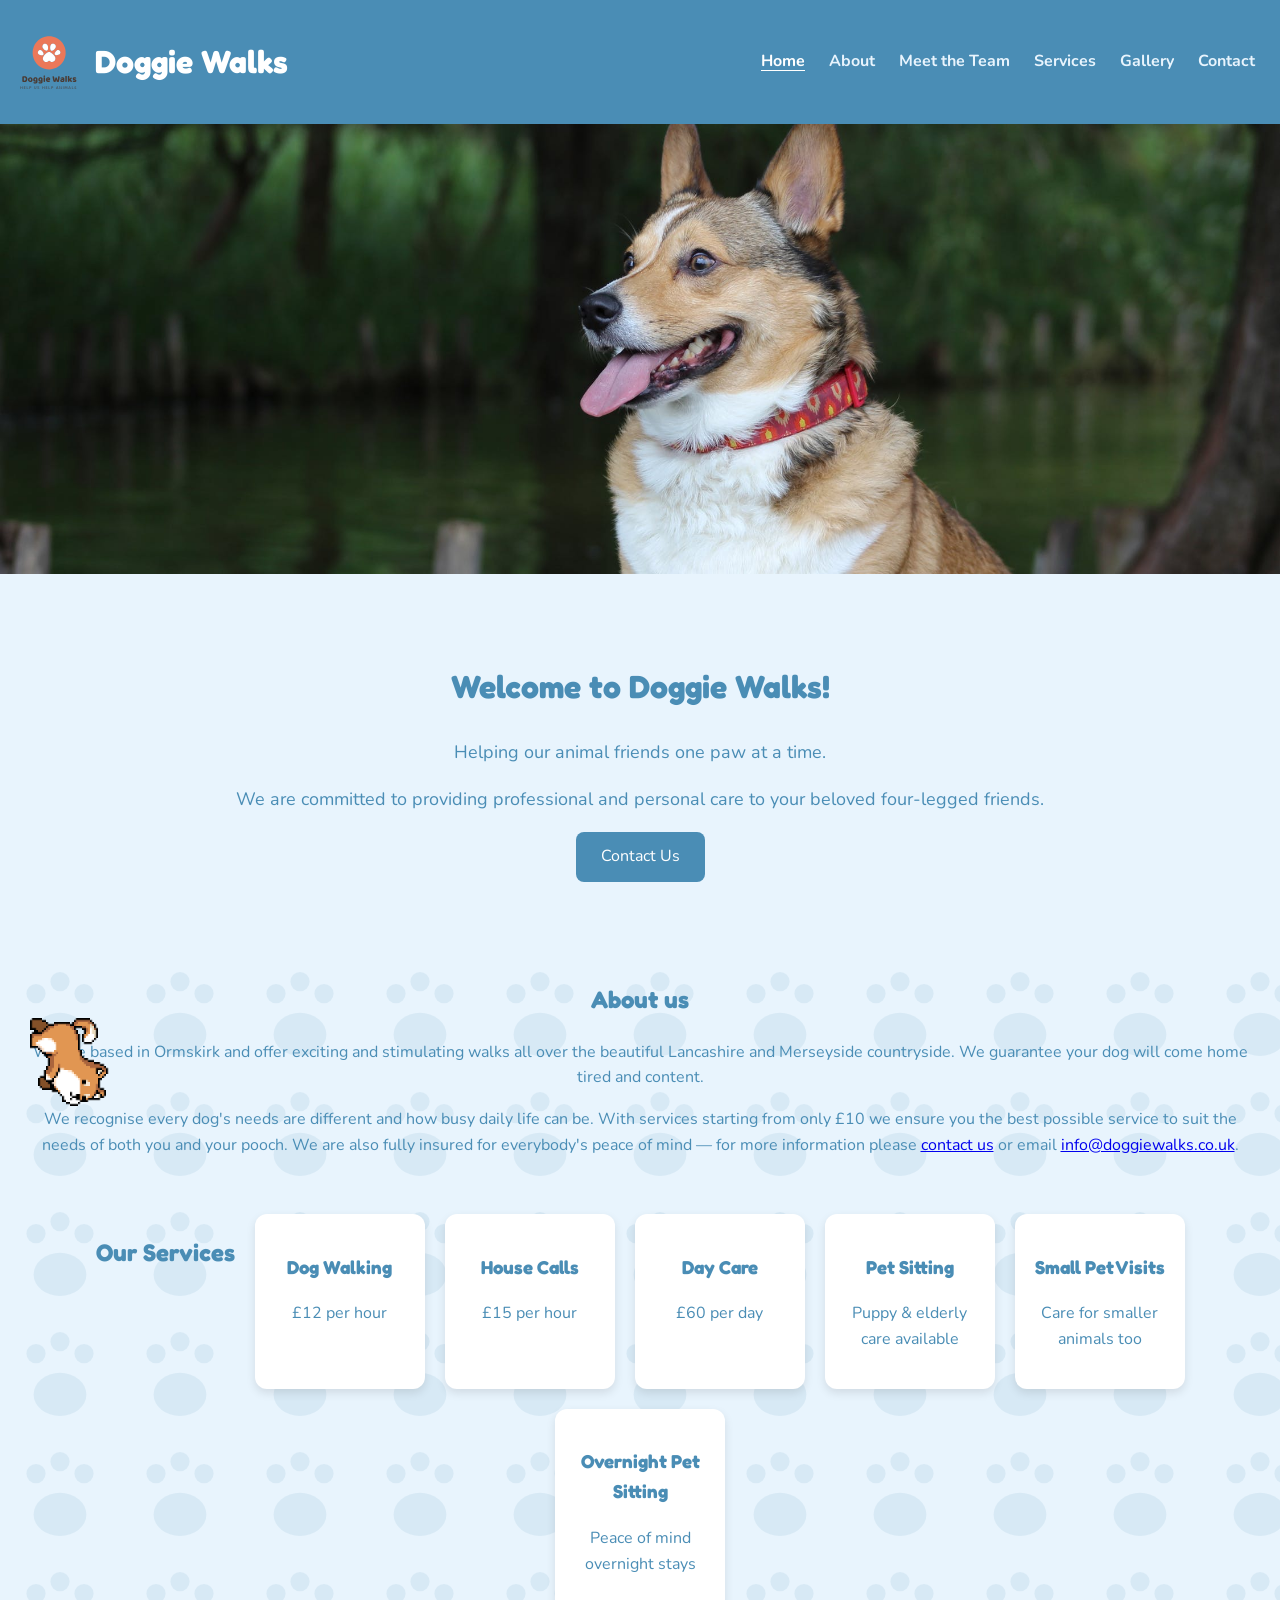
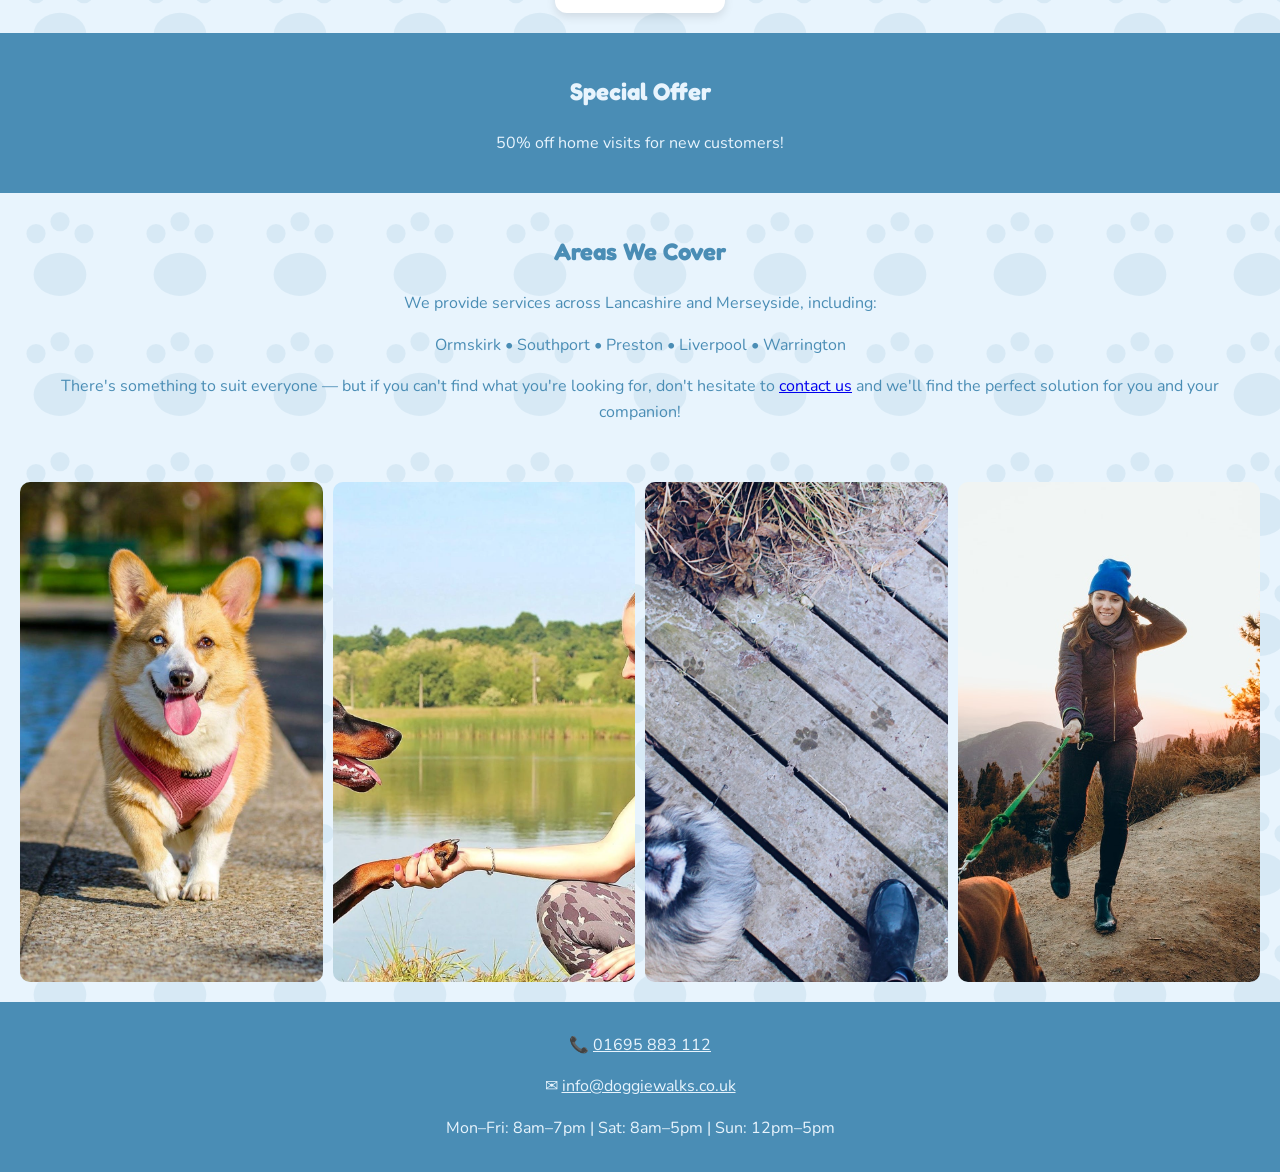
<file: index.html>
<!DOCTYPE html>
<html lang="en">
<head>
    <meta charset="UTF-8">
    <title>Doggie Walks</title>
    <link rel="preconnect" href="https://fonts.googleapis.com">
    <link rel="preconnect" href="https://fonts.gstatic.com" crossorigin>
    <link href="https://fonts.googleapis.com/css2?family=Fredoka:wght@400;600&family=Nunito:wght@400;600;700&display=swap" rel="stylesheet">
    <link rel="stylesheet" href="style.css">
</head>

<body>

<!-- HEADER -->
<header>
    <div class="logo-title">
        <img src="logo.svg" alt="Doggie Walks logo" class="logo">
        <h1>Doggie Walks</h1>
    </div>

    <nav>
        <a href="index.html" class="active">Home</a>
        <a href="about.html">About</a>
        <a href="team.html">Meet the Team</a>
        <a href="services.html">Services</a>
        <a href="gallery.html">Gallery</a>
        <a href="contact.html">Contact</a>
    </nav>
</header>

<main>

<!-- BANNER -->
<img src="pexels-photo-976924.jpeg" alt="Dog enjoying a walk" class="banner">

<!-- HERO SECTION -->
<section class="hero">
    <h2>Welcome to Doggie Walks!</h2>
    <p>Helping our animal friends one paw at a time.</p>
    <p>We are committed to providing professional and personal care to your beloved four-legged friends.</p>
    <a href="contact.html" class="btn">Contact Us</a>
</section>

<!-- ABOUT PREVIEW -->
<section class="about">
    <h2>About us</h2>
    <p>
        We are based in Ormskirk and offer exciting and stimulating walks all over the beautiful Lancashire and Merseyside countryside. We guarantee your dog will come home tired and content.
    </p>
    <p>
        We recognise every dog's needs are different and how busy daily life can be. With services starting from only £10 we ensure you the best possible service to suit the needs of both you and your pooch.
        We are also fully insured for everybody's peace of mind — for more information please <a href="contact.html">contact us</a> or email <a href="mailto:info@doggiewalks.co.uk">info@doggiewalks.co.uk</a>.
    </p>
</section>

<!-- SERVICES -->
<section class="services">
    <h2>Our Services</h2>

    <div class="service-box">
        <h3>Dog Walking</h3>
        <p>£12 per hour</p>
    </div>

    <div class="service-box">
        <h3>House Calls</h3>
        <p>£15 per hour</p>
    </div>

    <div class="service-box">
        <h3>Day Care</h3>
        <p>£60 per day</p>
    </div>

    <div class="service-box">
        <h3>Pet Sitting</h3>
        <p>Puppy &amp; elderly care available</p>
    </div>

    <div class="service-box">
        <h3>Small Pet Visits</h3>
        <p>Care for smaller animals too</p>
    </div>

    <div class="service-box">
        <h3>Overnight Pet Sitting</h3>
        <p>Peace of mind overnight stays</p>
    </div>
</section>

<!-- OFFER -->
<section class="offer">
    <h2>Special Offer</h2>
    <p>50% off home visits for new customers!</p>
</section>

<!-- AREAS WE COVER -->
<section class="about">
    <h2>Areas We Cover</h2>
    <p>We provide services across Lancashire and Merseyside, including:</p>
    <p>Ormskirk &bull; Southport &bull; Preston &bull; Liverpool &bull; Warrington</p>
    <p>There's something to suit everyone — but if you can't find what you're looking for, don't hesitate to <a href="contact.html">contact us</a> and we'll find the perfect solution for you and your companion!</p>
</section>

<!-- GALLERY PREVIEW -->
<section class="gallery">
    <img src="pexels-photo-58997.jpeg" alt="Happy dog running in a field">
    <img src="pexels-photo-275717.jpeg" alt="Dog playing outdoors">
    <img src="pexels-photo-283012.jpeg" alt="Dog relaxing outdoors">
    <img src="photo-1520103758300-2e22aee53ead.jpg" alt="Dog with owner in park">
</section>

</main>

<!-- FOOTER -->
<footer>
    <p>📞 <a href="tel:01695883112">01695 883 112</a></p>
    <p>✉ <a href="mailto:info@doggiewalks.co.uk">info@doggiewalks.co.uk</a></p>
    <p>Mon–Fri: 8am–7pm | Sat: 8am–5pm | Sun: 12pm–5pm</p>
</footer>


<img id="shiba" src="shiba.gif" alt="" aria-hidden="true">

<script>
  let lastY = window.scrollY, running = false;
  window.addEventListener('scroll', () => {
    const dir = window.scrollY > lastY ? 'right' : 'left';
    lastY = window.scrollY;
    if (running) return;
    const shiba = document.getElementById('shiba');
    shiba.classList.remove('run-down', 'run-up');
    void shiba.offsetWidth;
    shiba.classList.add(dir === 'right' ? 'run-down' : 'run-up');
    running = true;
    setTimeout(() => { running = false; }, 2000);
  });
</script>

</body>
</html>
</file>
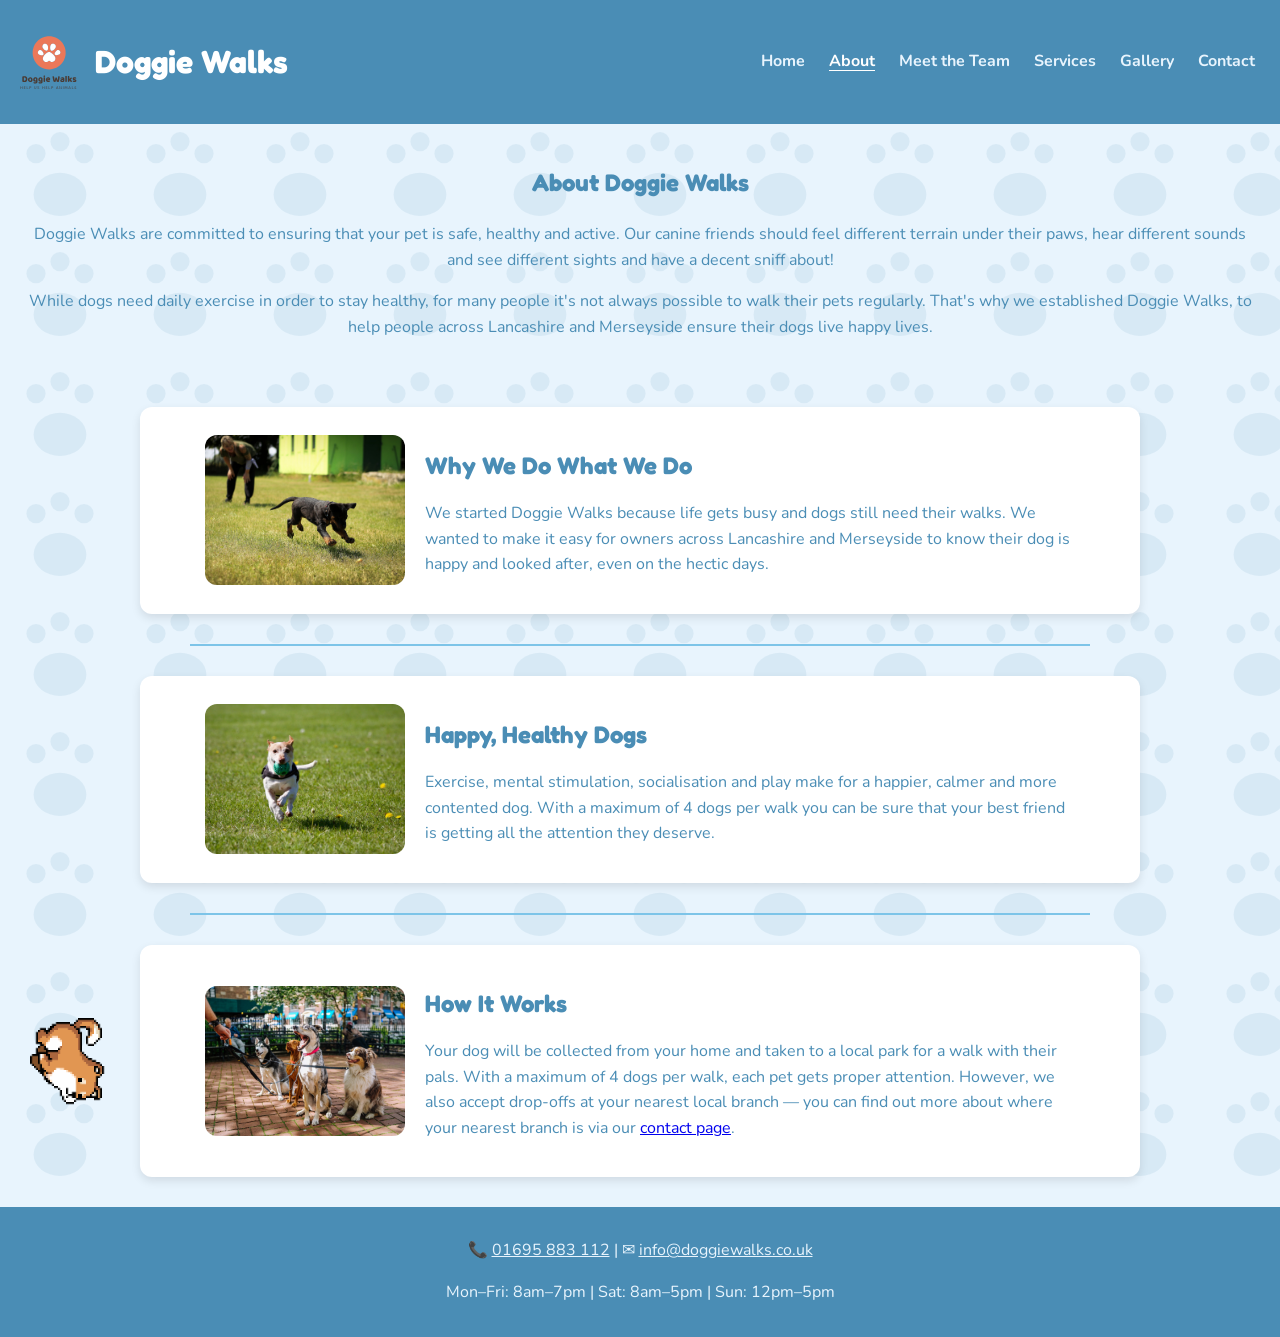
<file: about.html>
<!DOCTYPE html>
<html lang="en">
<head>
    <meta charset="UTF-8">
    <title>About - Doggie Walks</title>
    <link rel="preconnect" href="https://fonts.googleapis.com">
    <link rel="preconnect" href="https://fonts.gstatic.com" crossorigin>
    <link href="https://fonts.googleapis.com/css2?family=Fredoka:wght@400;600&family=Nunito:wght@400;600;700&display=swap" rel="stylesheet">
    <link rel="stylesheet" href="style.css">
</head>

<body>

<header>
    <div class="logo-title">
        <img src="logo.svg" alt="Doggie Walks logo" class="logo">
        <h1>Doggie Walks</h1>
    </div>

    <nav>
        <a href="index.html">Home</a>
        <a href="about.html" class="active">About</a>
        <a href="team.html">Meet the Team</a>
        <a href="services.html">Services</a>
        <a href="gallery.html">Gallery</a>
        <a href="contact.html">Contact</a>
    </nav>
</header>

<main>

<!-- INTRO -->
<section>
    <h2>About Doggie Walks</h2>
    <p>
        Doggie Walks are committed to ensuring that your pet is safe, healthy and active. Our canine friends should feel different terrain under their paws, hear different sounds and see different sights and have a decent sniff about!
    </p>
    <p>
        While dogs need daily exercise in order to stay healthy, for many people it's not always possible to walk their pets regularly. That's why we established Doggie Walks, to help people across Lancashire and Merseyside ensure their dogs live happy lives.
    </p>
</section>

<!-- WHY -->
<section class="section">
    <img src="pexels-photo-264005.jpeg" alt="Happy dog running">
    <div class="text">
        <h2>Why We Do What We Do</h2>
        <p>
            We started Doggie Walks because life gets busy and dogs still need their walks. We wanted to make it easy for owners across Lancashire and Merseyside to know their dog is happy and looked after, even on the hectic days.
        </p>
    </div>
</section>

<hr>

<!-- BENEFITS -->
<section class="section">
    <img src="pexels-photo-422220.jpeg" alt="Dogs playing with ball">
    <div class="text">
        <h2>Happy, Healthy Dogs</h2>
        <p>
            Exercise, mental stimulation, socialisation and play make for a happier, calmer and more contented dog. With a maximum of 4 dogs per walk you can be sure that your best friend is getting all the attention they deserve.
        </p>
    </div>
</section>

<hr>

<!-- HOW IT WORKS -->
<section class="section">
    <img src="photo-1494947665470-20322015e3a8.jpg" alt="Dogs on a leash in a park">
    <div class="text">
        <h2>How It Works</h2>
        <p>
            Your dog will be collected from your home and taken to a local park for a walk with their pals.
            With a maximum of 4 dogs per walk, each pet gets proper attention.
            However, we also accept drop-offs at your nearest local branch — you can find out more about where your nearest branch is via our <a href="contact.html">contact page</a>.
        </p>
    </div>
</section>

</main>

<footer>
    <p>📞 <a href="tel:01695883112">01695 883 112</a> | ✉ <a href="mailto:info@doggiewalks.co.uk">info@doggiewalks.co.uk</a></p>
    <p>Mon–Fri: 8am–7pm | Sat: 8am–5pm | Sun: 12pm–5pm</p>
</footer>


<img id="shiba" src="shiba.gif" alt="" aria-hidden="true">

<script>
  let lastY = window.scrollY, running = false;
  window.addEventListener('scroll', () => {
    const dir = window.scrollY > lastY ? 'right' : 'left';
    lastY = window.scrollY;
    if (running) return;
    const shiba = document.getElementById('shiba');
    shiba.classList.remove('run-down', 'run-up');
    void shiba.offsetWidth;
    shiba.classList.add(dir === 'right' ? 'run-down' : 'run-up');
    running = true;
    setTimeout(() => { running = false; }, 2000);
  });
</script>

</body>
</html>
</file>
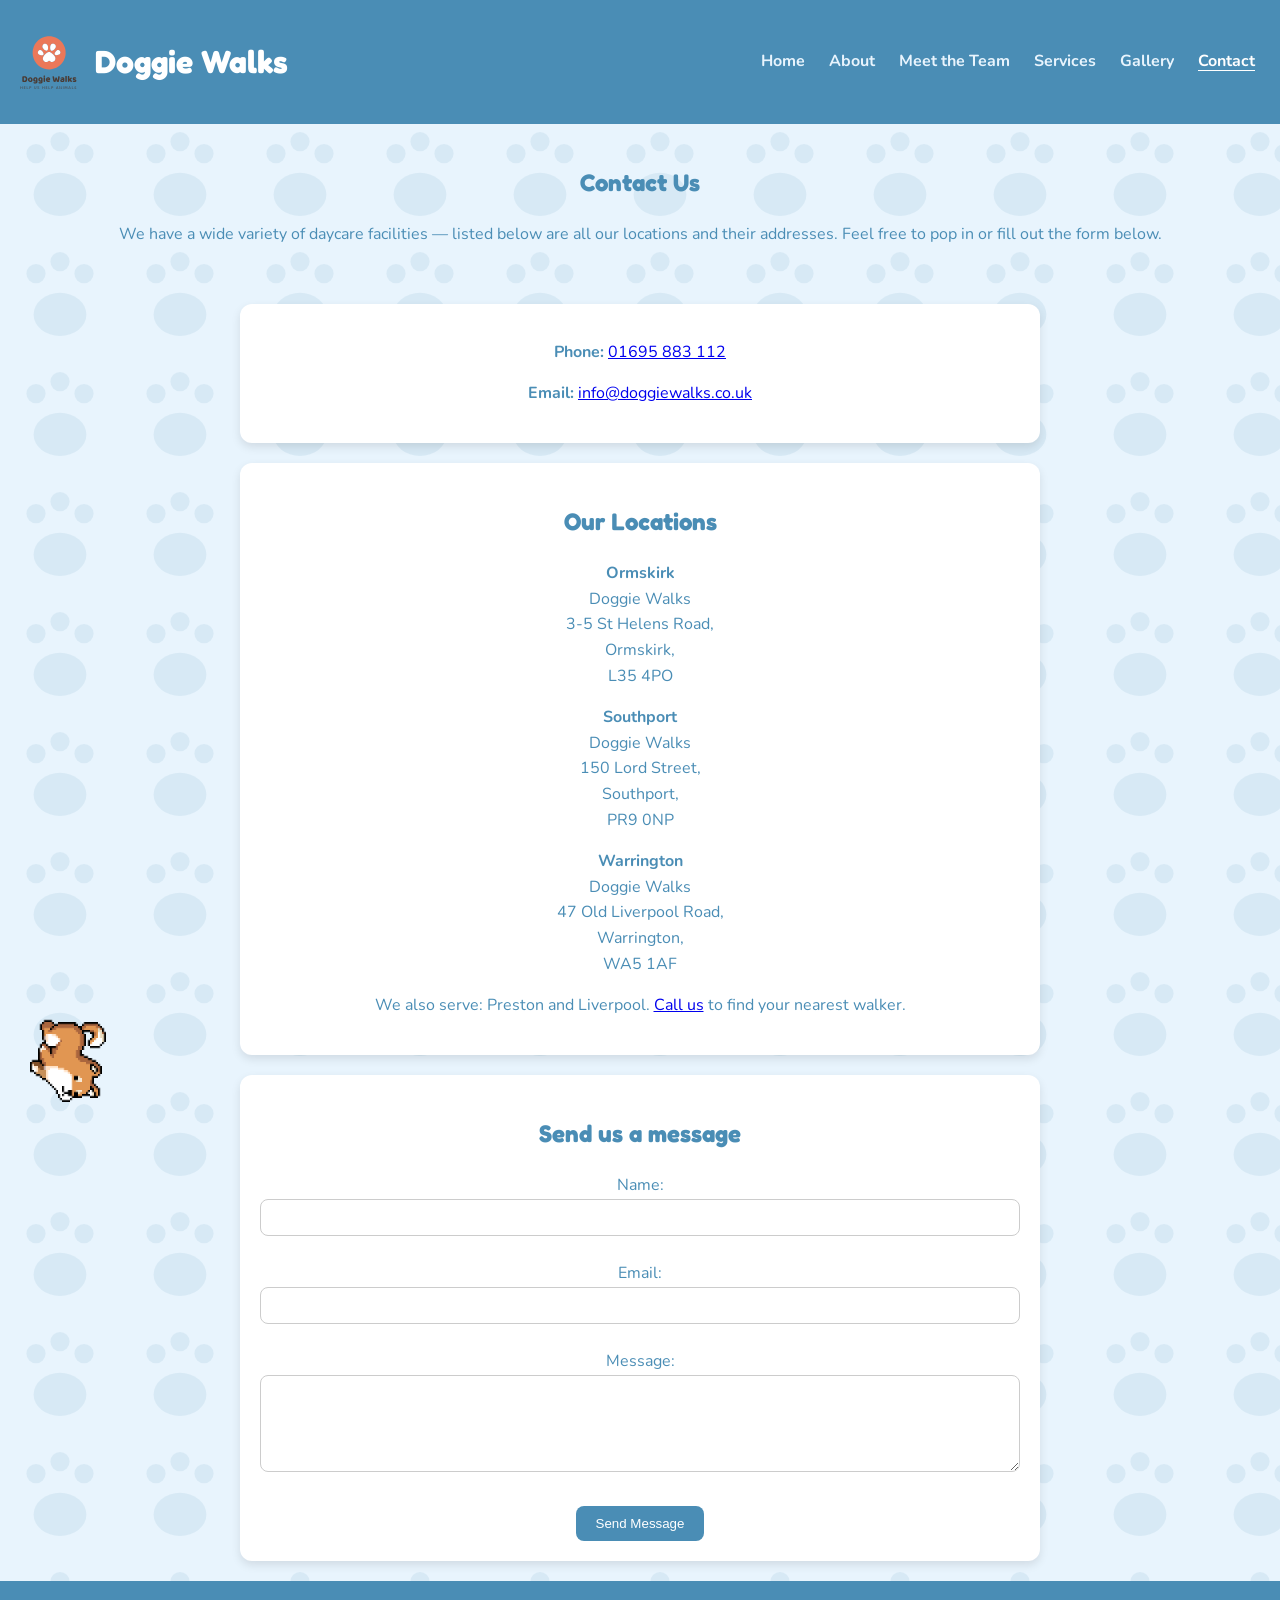
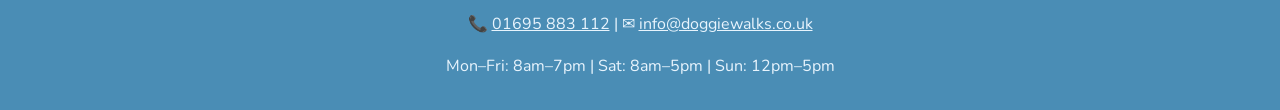
<file: contact.html>
<!DOCTYPE html>
<html lang="en">
<head>
    <meta charset="UTF-8">
    <title>Contact - Doggie Walks</title>
    <link rel="preconnect" href="https://fonts.googleapis.com">
    <link rel="preconnect" href="https://fonts.gstatic.com" crossorigin>
    <link href="https://fonts.googleapis.com/css2?family=Fredoka:wght@400;600&family=Nunito:wght@400;600;700&display=swap" rel="stylesheet">
    <link rel="stylesheet" href="style.css">
</head>

<body>

<header>
    <div class="logo-title">
        <img src="logo.svg" alt="Doggie Walks logo" class="logo">
        <h1>Doggie Walks</h1>
    </div>

    <nav>
        <a href="index.html">Home</a>
        <a href="about.html">About</a>
        <a href="team.html">Meet the Team</a>
        <a href="services.html">Services</a>
        <a href="gallery.html">Gallery</a>
        <a href="contact.html" class="active">Contact</a>
    </nav>
</header>

<main>

<section>
    <h2>Contact Us</h2>
    <p>We have a wide variety of daycare facilities — listed below are all our locations and their addresses. Feel free to pop in or fill out the form below.</p>
</section>

<!-- CONTACT INFO -->
<section class="contact-info">
    <p><strong>Phone:</strong> <a href="tel:01695883112">01695 883 112</a></p>
    <p><strong>Email:</strong> <a href="mailto:info@doggiewalks.co.uk">info@doggiewalks.co.uk</a></p>
</section>

<!-- LOCATIONS -->
<section class="locations">
    <h2>Our Locations</h2>

    <p><strong>Ormskirk</strong><br>
    Doggie Walks<br>
    3-5 St Helens Road,<br>
    Ormskirk,<br>
    L35 4PO</p>

    <p><strong>Southport</strong><br>
    Doggie Walks<br>
    150 Lord Street,<br>
    Southport,<br>
    PR9 0NP</p>

    <p><strong>Warrington</strong><br>
    Doggie Walks<br>
    47 Old Liverpool Road,<br>
    Warrington,<br>
    WA5 1AF</p>

    <p>We also serve: Preston and Liverpool. <a href="tel:01695883112">Call us</a> to find your nearest walker.</p>
</section>

<!-- CONTACT FORM -->
<section class="contact-form">
    <h2>Send us a message</h2>

    <form id="contact-form">
        <label for="name">Name:</label><br>
        <input type="text" id="name" name="name" required><br><br>

        <label for="email">Email:</label><br>
        <input type="email" id="email" name="email" required><br><br>

        <label for="message">Message:</label><br>
        <textarea id="message" name="message" rows="5" required></textarea><br><br>

        <button type="submit">Send Message</button>
    </form>
    <div id="form-success" style="display:none;">
        <p>Message sent! We'll get back to you as soon as possible.</p>
    </div>
</section>

</main>

<footer>
    <p>📞 <a href="tel:01695883112">01695 883 112</a> | ✉ <a href="mailto:info@doggiewalks.co.uk">info@doggiewalks.co.uk</a></p>
    <p>Mon–Fri: 8am–7pm | Sat: 8am–5pm | Sun: 12pm–5pm</p>
</footer>


<img id="shiba" src="shiba.gif" alt="" aria-hidden="true">

<style>
  #form-success {
    background: #e6f0f9;
    border: 2px solid #4a8db5;
    border-radius: 8px;
    padding: 16px 20px;
    color: #1a3a5c;
    font-weight: 600;
    margin-top: 12px;
  }
</style>

<script>
  document.getElementById('contact-form').addEventListener('submit', function(e) {
    e.preventDefault();
    this.style.display = 'none';
    document.getElementById('form-success').style.display = 'block';
  });
</script>

<script>
  let lastY = window.scrollY, running = false;
  window.addEventListener('scroll', () => {
    const dir = window.scrollY > lastY ? 'right' : 'left';
    lastY = window.scrollY;
    if (running) return;
    const shiba = document.getElementById('shiba');
    shiba.classList.remove('run-down', 'run-up');
    void shiba.offsetWidth;
    shiba.classList.add(dir === 'right' ? 'run-down' : 'run-up');
    running = true;
    setTimeout(() => { running = false; }, 2000);
  });
</script>

</body>
</html>
</file>
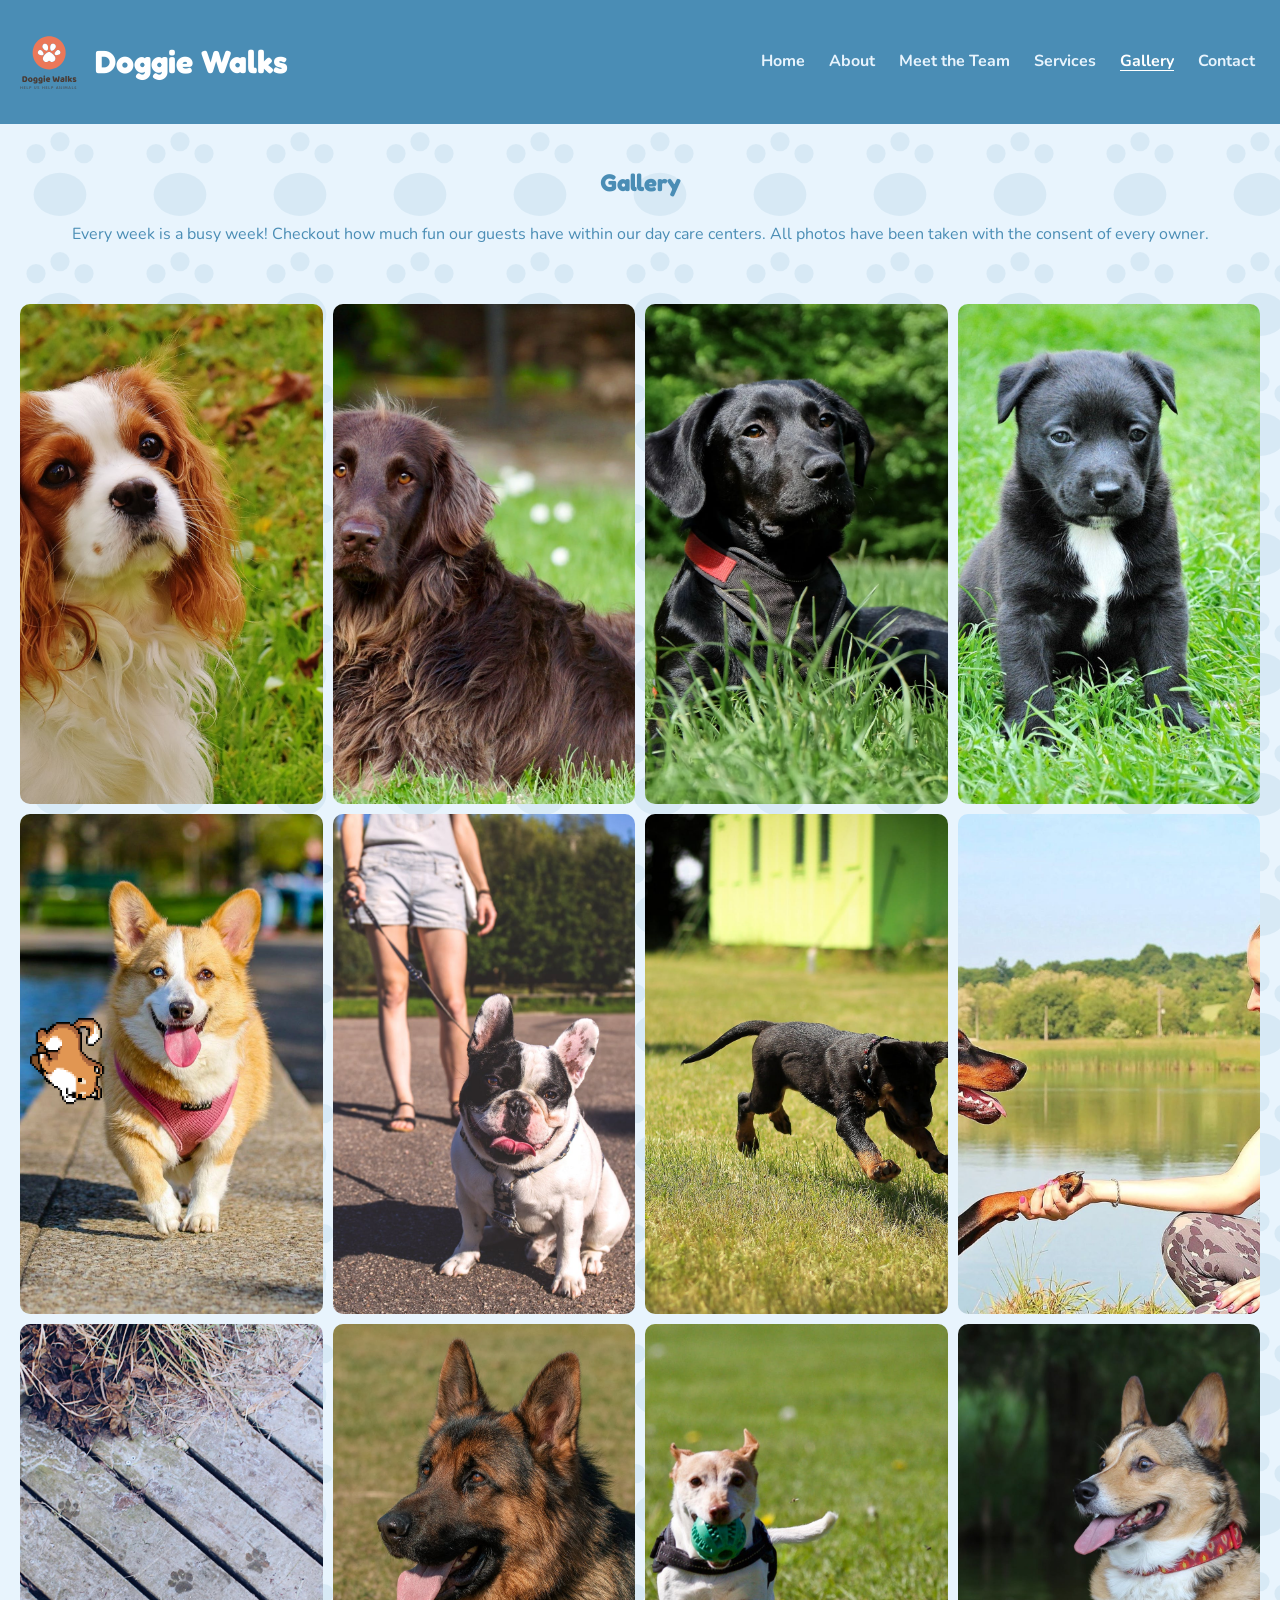
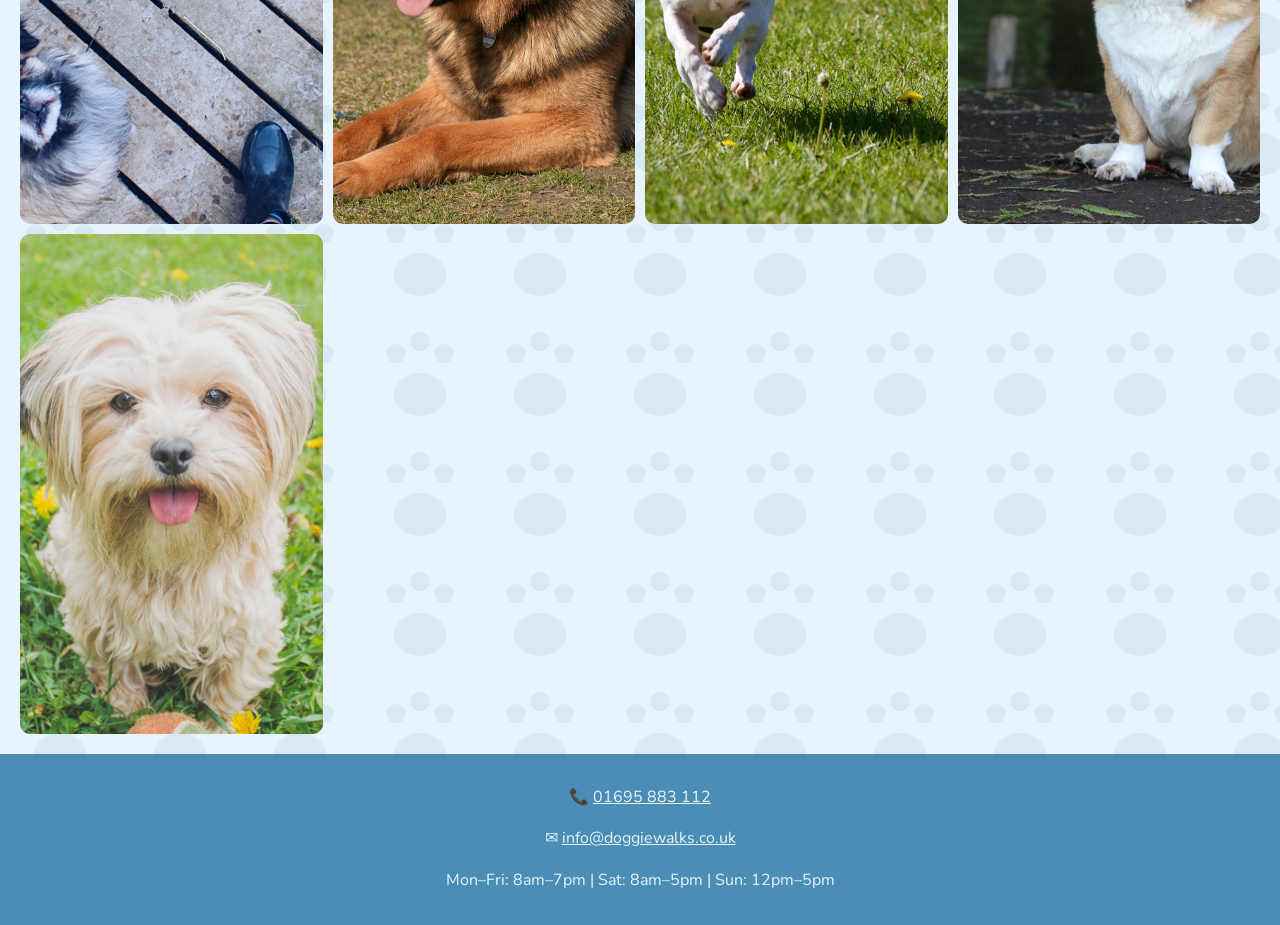
<file: gallery.html>
<!DOCTYPE html>
<html lang="en">
<head>
    <meta charset="UTF-8">
    <title>Gallery - Doggie Walks</title>
    <link rel="preconnect" href="https://fonts.googleapis.com">
    <link rel="preconnect" href="https://fonts.gstatic.com" crossorigin>
    <link href="https://fonts.googleapis.com/css2?family=Fredoka:wght@400;600&family=Nunito:wght@400;600;700&display=swap" rel="stylesheet">
    <link rel="stylesheet" href="style.css">
</head>

<body>

<header>
    <div class="logo-title">
        <img src="logo.svg" alt="Doggie Walks logo" class="logo">
        <h1>Doggie Walks</h1>
    </div>

    <nav>
        <a href="index.html">Home</a>
        <a href="about.html">About</a>
        <a href="team.html">Meet the Team</a>
        <a href="services.html">Services</a>
        <a href="gallery.html" class="active">Gallery</a>
        <a href="contact.html">Contact</a>
    </nav>
</header>

<main>

<section>
    <h2>Gallery</h2>
    <p>Every week is a busy week! Checkout how much fun our guests have within our day care centers. All photos have been taken with the consent of every owner.</p>
</section>

<section class="gallery">

    <img src="dog-cavalier-king-charles-spaniel-funny-pet-162193.jpeg" alt="Cavalier King Charles Spaniel looking playful">
    <img src="dog-animal-pet-german-longhaired-pointer.jpg" alt="German longhaired pointer outdoors">
    <img src="dog-black-labrador-black-dog-162149.jpeg" alt="Black labrador sitting calmly">
    <img src="dog-young-dog-puppy-59965.jpeg" alt="Young puppy looking curious">
    <img src="pexels-photo-58997.jpeg" alt="Dog running through grass">
    <img src="pexels-photo-165227.jpeg" alt="Dog enjoying a walk in nature">
    <img src="pexels-photo-264005.jpeg" alt="Dog playing outside">
    <img src="pexels-photo-275717.jpeg" alt="Dog jumping happily">
    <img src="pexels-photo-283012.jpeg" alt="Dog sitting in sunlight">
    <img src="pexels-photo-350428.jpeg" alt="Dog relaxing outdoors">
    <img src="pexels-photo-422220.jpeg" alt="Dog looking at camera">
    <img src="pexels-photo-976924.jpeg" alt="Dog running with energy">
    <img src="pexels-photo-1487665.jpeg" alt="Dog enjoying time outside">

</section>

</main>

<footer>
    <p>📞 <a href="tel:01695883112">01695 883 112</a></p>
    <p>✉ <a href="mailto:info@doggiewalks.co.uk">info@doggiewalks.co.uk</a></p>
    <p>Mon–Fri: 8am–7pm | Sat: 8am–5pm | Sun: 12pm–5pm</p>
</footer>


<img id="shiba" src="shiba.gif" alt="" aria-hidden="true">

<script>
  let lastY = window.scrollY, running = false;
  window.addEventListener('scroll', () => {
    const dir = window.scrollY > lastY ? 'right' : 'left';
    lastY = window.scrollY;
    if (running) return;
    const shiba = document.getElementById('shiba');
    shiba.classList.remove('run-down', 'run-up');
    void shiba.offsetWidth;
    shiba.classList.add(dir === 'right' ? 'run-down' : 'run-up');
    running = true;
    setTimeout(() => { running = false; }, 2000);
  });
</script>

</body>
</html>
</file>
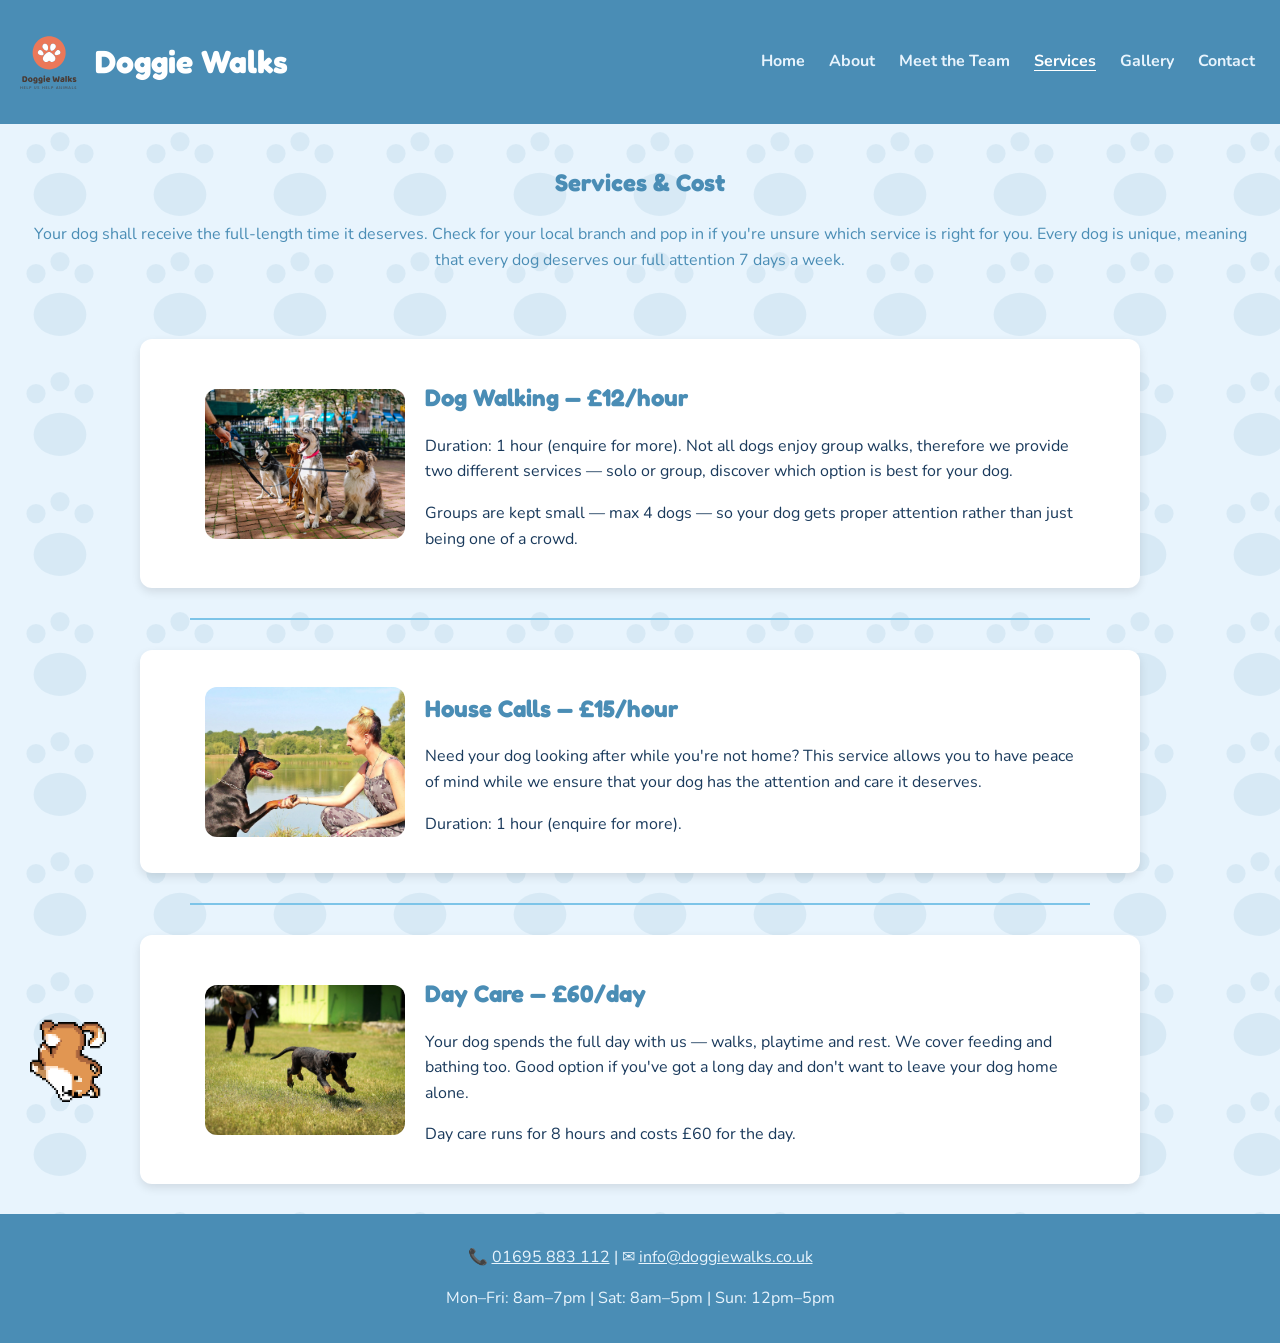
<file: services.html>
<!DOCTYPE html>
<html lang="en">
<head>
    <meta charset="UTF-8">
    <title>Services - Doggie Walks</title>
    <link rel="preconnect" href="https://fonts.googleapis.com">
    <link rel="preconnect" href="https://fonts.gstatic.com" crossorigin>
    <link href="https://fonts.googleapis.com/css2?family=Fredoka:wght@400;600&family=Nunito:wght@400;600;700&display=swap" rel="stylesheet">
    <link rel="stylesheet" href="style.css">
</head>

<body>

<header>
    <div class="logo-title">
        <img src="logo.svg" alt="Doggie Walks logo" class="logo">
        <h1>Doggie Walks</h1>
    </div>
    <nav>
        <a href="index.html">Home</a>
        <a href="about.html">About</a>
        <a href="team.html">Meet the Team</a>
        <a href="services.html" class="active">Services</a>
        <a href="gallery.html">Gallery</a>
        <a href="contact.html">Contact</a>
    </nav>
</header>

<main>

<section class="about">
    <h2>Services &amp; Cost</h2>
    <p>
        Your dog shall receive the full-length time it deserves. Check for your local branch and pop in if you're unsure which service is right for you. Every dog is unique, meaning that every dog deserves our full attention 7 days a week.
    </p>
</section>

<div class="section">
    <img src="photo-1494947665470-20322015e3a8.jpg" alt="Dog walking on a lead in a park">
    <div class="text">
        <h2>Dog Walking — £12/hour</h2>
        <p>Duration: 1 hour (enquire for more). Not all dogs enjoy group walks, therefore we provide two different services — solo or group, discover which option is best for your dog.</p>
        <p>Groups are kept small — max 4 dogs — so your dog gets proper attention rather than just being one of a crowd.</p>
    </div>
</div>

<hr>

<div class="section">
    <img src="pexels-photo-275717.jpeg" alt="Dog being cared for during a house visit">
    <div class="text">
        <h2>House Calls — £15/hour</h2>
        <p>Need your dog looking after while you're not home? This service allows you to have peace of mind while we ensure that your dog has the attention and care it deserves.</p>
        <p>Duration: 1 hour (enquire for more).</p>
    </div>
</div>

<hr>

<div class="section">
    <img src="pexels-photo-264005.jpeg" alt="Dogs playing together during daycare">
    <div class="text">
        <h2>Day Care — £60/day</h2>
        <p>Your dog spends the full day with us — walks, playtime and rest. We cover feeding and bathing too. Good option if you've got a long day and don't want to leave your dog home alone.</p>
        <p>Day care runs for 8 hours and costs £60 for the day.</p>
    </div>
</div>

</main>

<footer>
    <p>📞 <a href="tel:01695883112">01695 883 112</a> | ✉ <a href="mailto:info@doggiewalks.co.uk">info@doggiewalks.co.uk</a></p>
    <p>Mon–Fri: 8am–7pm | Sat: 8am–5pm | Sun: 12pm–5pm</p>
</footer>


<img id="shiba" src="shiba.gif" alt="" aria-hidden="true">

<script>
  let lastY = window.scrollY, running = false;
  window.addEventListener('scroll', () => {
    const dir = window.scrollY > lastY ? 'right' : 'left';
    lastY = window.scrollY;
    if (running) return;
    const shiba = document.getElementById('shiba');
    shiba.classList.remove('run-down', 'run-up');
    void shiba.offsetWidth;
    shiba.classList.add(dir === 'right' ? 'run-down' : 'run-up');
    running = true;
    setTimeout(() => { running = false; }, 2000);
  });
</script>

</body>
</html>
</file>
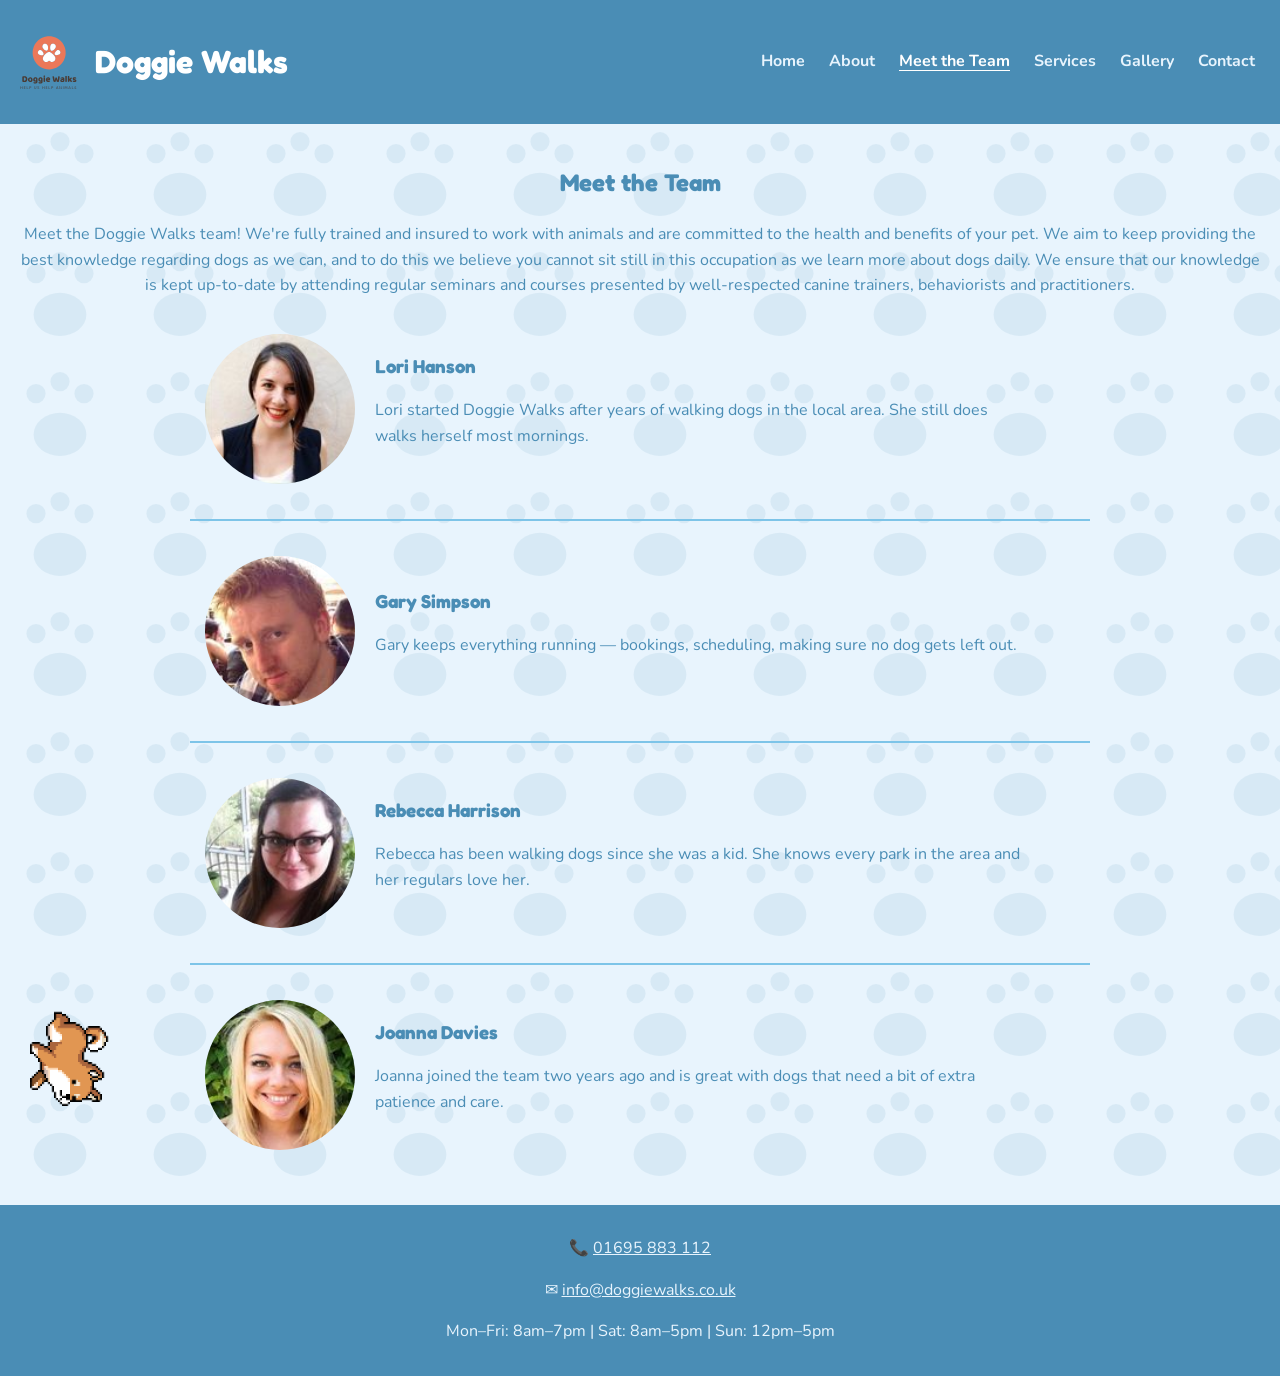
<file: team.html>
<!DOCTYPE html>
<html lang="en">
<head>
    <meta charset="UTF-8">
    <title>Meet the Team - Doggie Walks</title>
    <link rel="preconnect" href="https://fonts.googleapis.com">
    <link rel="preconnect" href="https://fonts.gstatic.com" crossorigin>
    <link href="https://fonts.googleapis.com/css2?family=Fredoka:wght@400;600&family=Nunito:wght@400;600;700&display=swap" rel="stylesheet">
    <link rel="stylesheet" href="style.css">
</head>

<body>

<header>
    <div class="logo-title">
        <img src="logo.svg" alt="Doggie Walks logo" class="logo">
        <h1>Doggie Walks</h1>
    </div>

    <nav>
        <a href="index.html">Home</a>
        <a href="about.html">About</a>
        <a href="team.html" class="active">Meet the Team</a>
        <a href="services.html">Services</a>
        <a href="gallery.html">Gallery</a>
        <a href="contact.html">Contact</a>
    </nav>
</header>

<main>

<section>
    <h2>Meet the Team</h2>
    <p>Meet the Doggie Walks team! We're fully trained and insured to work with animals and are committed to the health and benefits of your pet. We aim to keep providing the best knowledge regarding dogs as we can, and to do this we believe you cannot sit still in this occupation as we learn more about dogs daily. We ensure that our knowledge is kept up-to-date by attending regular seminars and courses presented by well-respected canine trainers, behaviorists and practitioners.</p>

    <!-- TEAM MEMBER -->
    <div class="team-member">
        <img src="lori-hanson.jpg" alt="Lori Hanson, founder of Doggie Walks">
        <div class="text">
            <h3>Lori Hanson</h3>
            <p>Lori started Doggie Walks after years of walking dogs in the local area. She still does walks herself most mornings.</p>
        </div>
    </div>

    <hr>

    <div class="team-member">
        <img src="gary-simpson.jpg" alt="Gary Simpson, team manager">
        <div class="text">
            <h3>Gary Simpson</h3>
            <p>Gary keeps everything running — bookings, scheduling, making sure no dog gets left out.</p>
        </div>
    </div>

    <hr>

    <div class="team-member">
        <img src="rebecca-harrison.jpg" alt="Rebecca Harrison, professional dog walker">
        <div class="text">
            <h3>Rebecca Harrison</h3>
            <p>Rebecca has been walking dogs since she was a kid. She knows every park in the area and her regulars love her.</p>
        </div>
    </div>

    <hr>

    <div class="team-member">
        <img src="joanna-davies.jpg" alt="Joanna Davies, experienced dog walker">
        <div class="text">
            <h3>Joanna Davies</h3>
            <p>Joanna joined the team two years ago and is great with dogs that need a bit of extra patience and care.</p>
        </div>
    </div>

</section>

</main>

<footer>
    <p>📞 <a href="tel:01695883112">01695 883 112</a></p>
    <p>✉ <a href="mailto:info@doggiewalks.co.uk">info@doggiewalks.co.uk</a></p>
    <p>Mon–Fri: 8am–7pm | Sat: 8am–5pm | Sun: 12pm–5pm</p>
</footer>


<img id="shiba" src="shiba.gif" alt="" aria-hidden="true">

<script>
  let lastY = window.scrollY, running = false;
  window.addEventListener('scroll', () => {
    const dir = window.scrollY > lastY ? 'right' : 'left';
    lastY = window.scrollY;
    if (running) return;
    const shiba = document.getElementById('shiba');
    shiba.classList.remove('run-down', 'run-up');
    void shiba.offsetWidth;
    shiba.classList.add(dir === 'right' ? 'run-down' : 'run-up');
    running = true;
    setTimeout(() => { running = false; }, 2000);
  });
</script>

</body>
</html>
</file>
<file: style.css>
* {
    box-sizing: border-box;
}

body {
    font-family: 'Nunito', sans-serif;
    margin: 0;
    background-color: #e8f4fd;
    background-image: url("data:image/svg+xml,%3Csvg xmlns='http://www.w3.org/2000/svg' width='100' height='100'%3E%3Ccircle cx='30' cy='28' r='8' fill='%234a8db5' fill-opacity='0.1'/%3E%3Ccircle cx='50' cy='18' r='8' fill='%234a8db5' fill-opacity='0.1'/%3E%3Ccircle cx='70' cy='28' r='8' fill='%234a8db5' fill-opacity='0.1'/%3E%3Cellipse cx='50' cy='62' rx='22' ry='18' fill='%234a8db5' fill-opacity='0.1'/%3E%3C/svg%3E");
    background-size: 120px 120px;
    color: #1a3a5c;
    line-height: 1.6;
}

h1, h2, h3, h4 {
    font-family: 'Fredoka', sans-serif;
}

/* HEADER */
header {
    display: flex;
    justify-content: space-between;
    align-items: center;
    background-color: #4a8db5;
    padding: 15px;
}

.logo-title {
    display: flex;
    align-items: center;
    gap: 10px;
}

.logo-title h1 {
    color: #ffffff;
}

.logo {
    width: 70px;
}

nav a {
    margin: 10px;
    text-decoration: none;
    color: #e8f4fd;
    font-weight: bold;
}

nav a.active {
    color: #ffffff;
    text-decoration: underline;
    text-underline-offset: 4px;
}

nav a:hover,
nav a:focus {
    color: #ffffff;
    outline: 2px solid #e8f4fd;
    outline-offset: 3px;
    transition: 0.3s;
}

/* BANNER */
.banner {
    width: 100%;
    height: 450px;
    object-fit: cover;
    object-position: 70% 25%;
    display: block;
}

/* HERO */
.hero {
    text-align: center;
    padding: 60px 20px;
    background-color: #e8f4fd;
}

.hero h2 {
    font-size: 32px;
    color: #4a8db5;
}

.hero p {
    font-size: 18px;
    color: #4a8db5;
}

.hero button {
    padding: 12px 25px;
    border: none;
    background-color: #4a8db5;
    color: #ffffff;
    cursor: pointer;
    border-radius: 8px;
}

.hero button:hover,
.hero button:focus {
    background-color: #3a7aa0;
    outline: 2px solid #4a8db5;
}

.btn {
    display: inline-block;
    padding: 12px 25px;
    background-color: #4a8db5;
    color: #ffffff;
    text-decoration: none;
    border-radius: 8px;
}

.btn:hover,
.btn:focus {
    background-color: #3a7aa0;
    outline: 2px solid #4a8db5;
}

/* SECTIONS */
section {
    padding: 20px;
    text-align: center;
    color: #4a8db5;
}

/* SERVICES */
.services {
    display: flex;
    justify-content: center;
    gap: 20px;
    flex-wrap: wrap;
}

.service-box {
    background: white;
    padding: 20px;
    border-radius: 12px;
    width: 170px;
    box-shadow: 0 4px 10px rgba(0,0,0,0.1);
}

.service-box:hover {
    transform: translateY(-5px);
    transition: 0.3s;
}

/* OFFER */
.offer {
    background-color: #4a8db5;
    color: #e8f4fd;
}

.offer h2,
.offer p {
    color: #e8f4fd;
}

/* GALLERY */
.gallery {
    display: grid;
    grid-template-columns: repeat(4, 1fr);
    gap: 10px;
    padding: 20px;
}

.gallery img {
    width: 100%;
    height: 500px;
    object-fit: cover;
    border-radius: 10px;
    transition: 0.3s;
}

.gallery img:hover {
    transform: scale(1.05);
}

/* FOOTER */
footer {
    background-color: #4a8db5;
    color: #e8f4fd;
    text-align: center;
    padding: 15px;
}

/* FOOTER LINKS */
footer a {
    color: #e8f4fd;
}

footer a:hover,
footer a:focus {
    color: #ffffff;
}

/* PET CARE DETAIL SECTIONS */

.section {
    display: flex;
    align-items: center;
    justify-content: center;
    gap: 20px;
    margin: 30px auto;
    max-width: 1000px;
    padding: 20px;
    background: white;
    border-radius: 12px;
    box-shadow: 0 4px 10px rgba(0,0,0,0.1);
}

.section img {
    width: 200px;
    height: 150px;
    object-fit: cover;
    border-radius: 12px;
}

.text {
    max-width: 650px;
    text-align: left;
}

.text h2 {
    margin-bottom: 10px;
    color: #4a8db5;
}

hr {
    border: none;
    height: 2px;
    background: #7dc4e8;
    margin: 20px auto;
    max-width: 900px;
}

/* TEAM */
.team-member {
    display: flex;
    align-items: center;
    gap: 20px;
    max-width: 900px;
    margin: 20px auto;
    padding: 15px;
}

.team-member img {
    width: 150px;
    height: 150px;
    object-fit: cover;
    border-radius: 50%;
}

.team-member .text {
    text-align: left;
}

.team-member h3 {
    margin: 0 0 5px 0;
    color: #4a8db5;
}

/* CONTACT */
.contact-info, .locations, .contact-form {
    max-width: 800px;
    margin: 20px auto;
    background: white;
    padding: 20px;
    border-radius: 12px;
    box-shadow: 0 4px 10px rgba(0,0,0,0.1);
}

/* FORM */
.contact-form input,
.contact-form textarea {
    width: 100%;
    padding: 10px;
    border-radius: 8px;
    border: 1px solid #ccc;
}

.contact-form input:focus,
.contact-form textarea:focus {
    outline: 2px solid #4a8db5;
    border-color: #4a8db5;
}

.contact-form button {
    padding: 10px 20px;
    border: none;
    background-color: #4a8db5;
    color: white;
    border-radius: 8px;
    cursor: pointer;
}

.contact-form button:hover,
.contact-form button:focus {
    background-color: #3a7aa0;
    outline: 2px solid #4a8db5;
}

/* SHIBA */
#shiba {
  position: fixed;
  left: 20px;
  top: -120px;
  width: 100px;
  z-index: 9999;
  pointer-events: none;
}

@keyframes shibaRunDown {
  0%   { top: -120px;              left: 20px; right: auto; transform: rotate(90deg); }
  100% { top: calc(100vh + 120px); left: 20px; right: auto; transform: rotate(90deg); }
}

@keyframes shibaRunUp {
  0%   { top: calc(100vh + 120px); right: 20px; left: auto; transform: rotate(-90deg); }
  100% { top: -120px;              right: 20px; left: auto; transform: rotate(-90deg); }
}

#shiba.run-down { animation: shibaRunDown 2s linear forwards; }
#shiba.run-up   { animation: shibaRunUp   2s linear forwards; }

/* MOBILE */
@media (max-width: 768px) {

    header {
        flex-direction: column;
        text-align: center;
    }

    .services {
        flex-direction: column;
        align-items: center;
    }

    .gallery {
        grid-template-columns: repeat(2, 1fr);
    }

    .section {
        flex-direction: column;
        text-align: center;
    }

    .text {
        text-align: center;
    }
}
</file>
